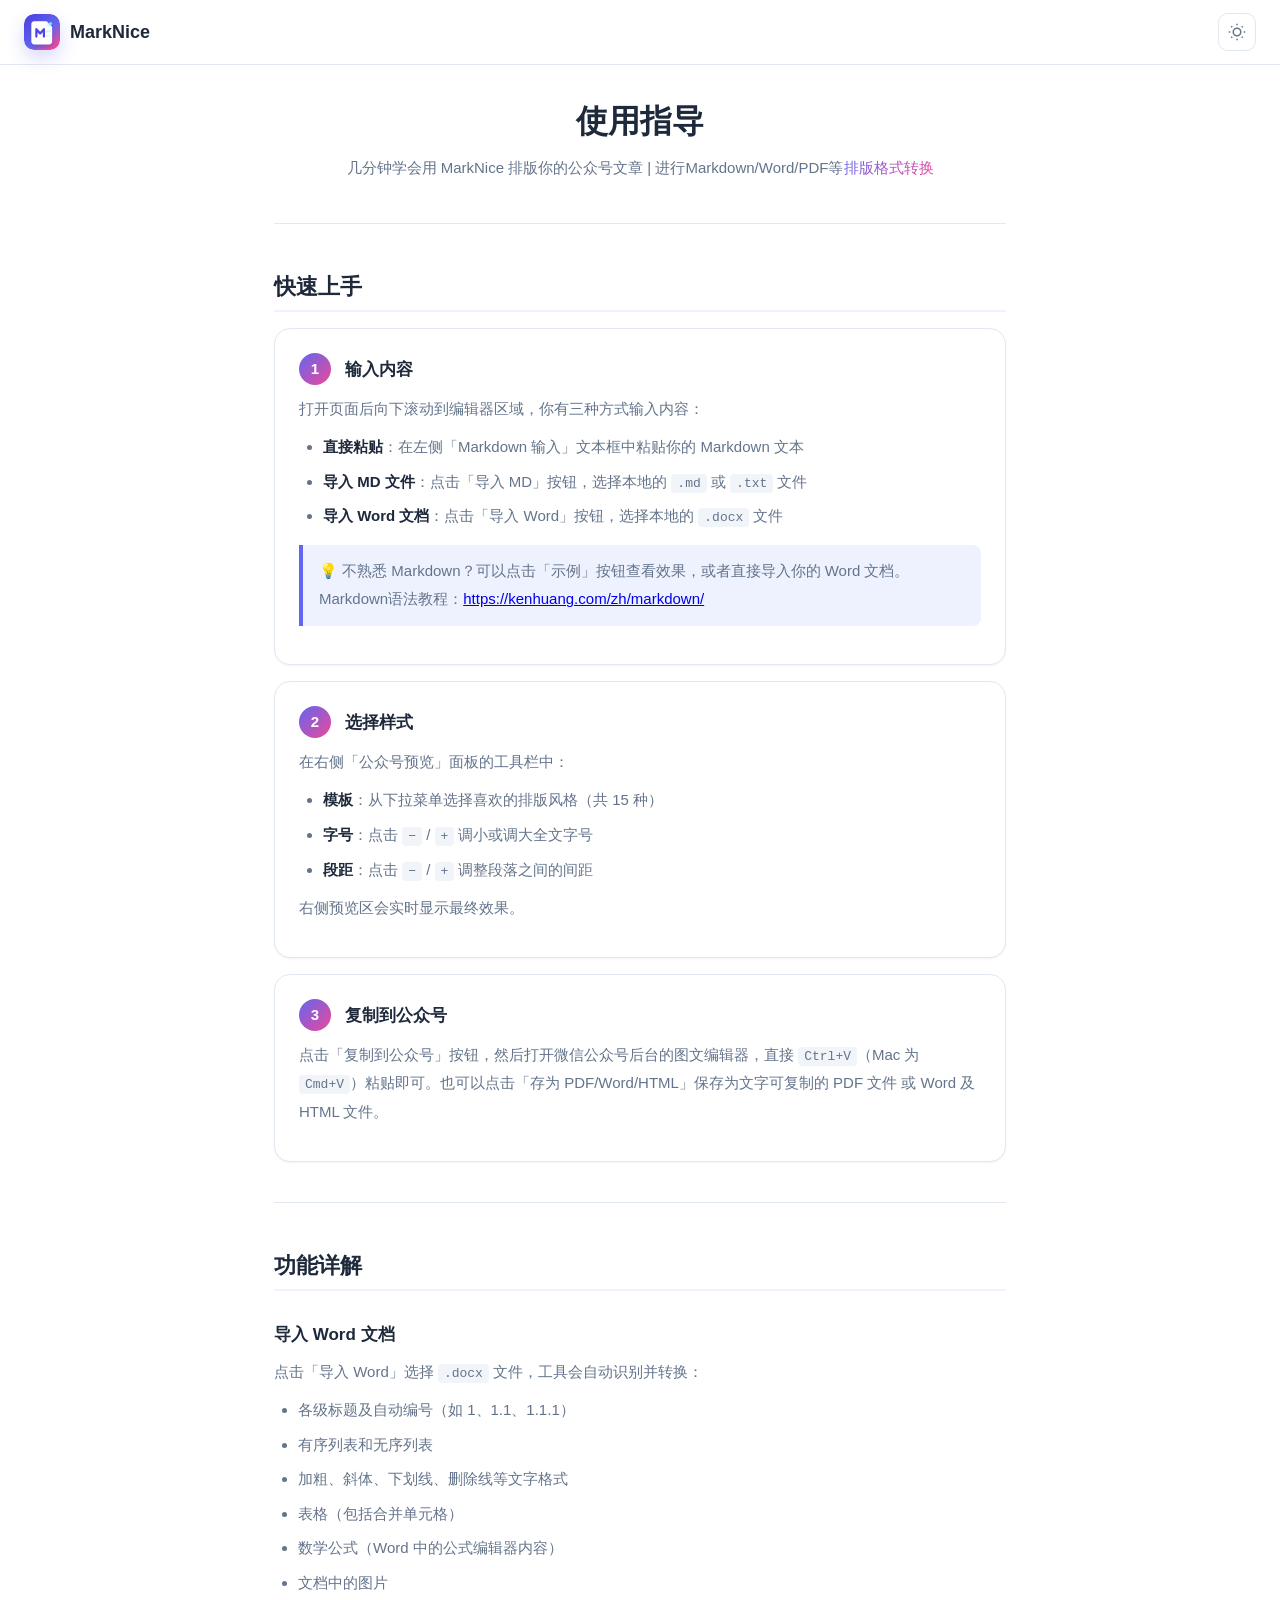
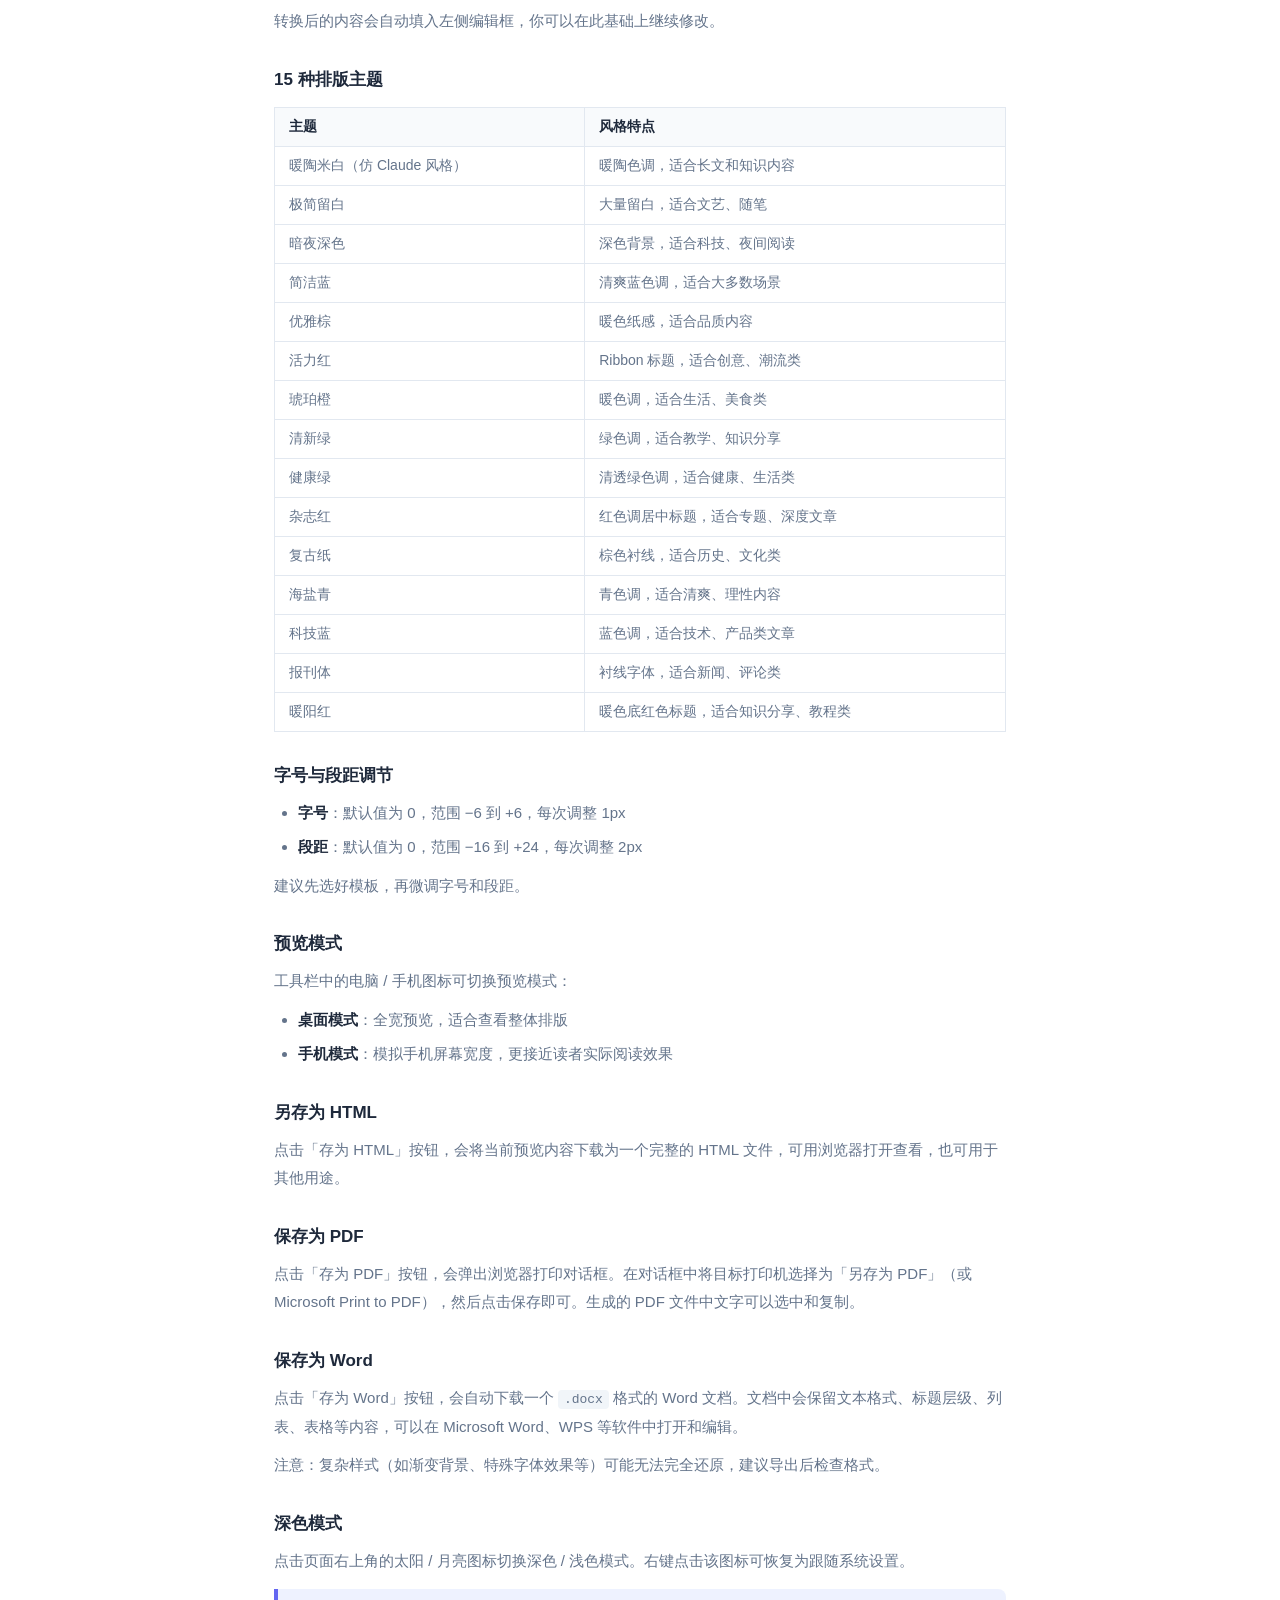
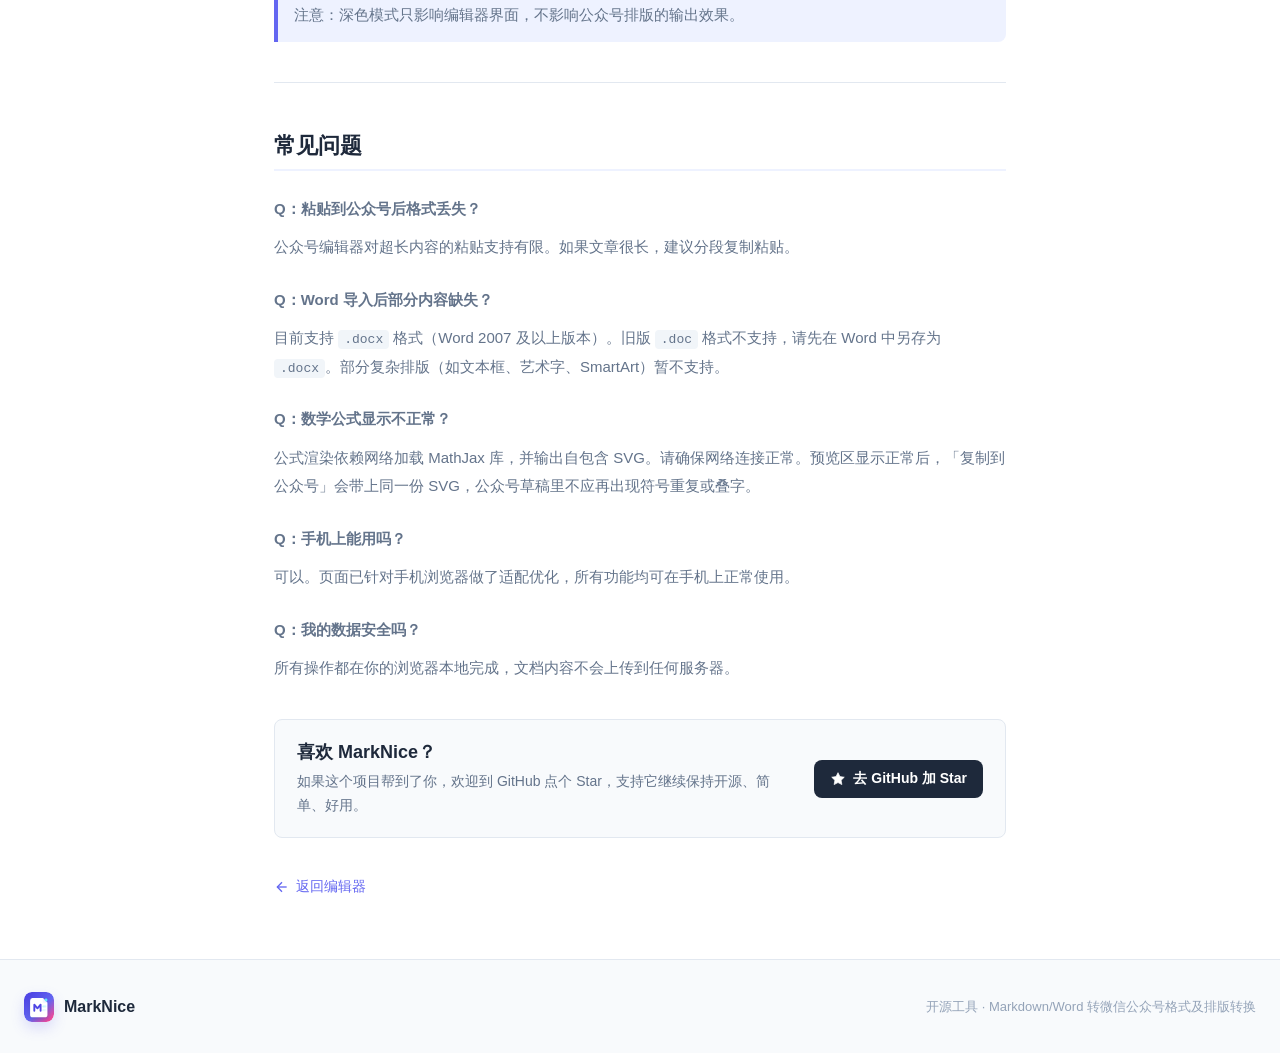
<file: guide.html>
<!doctype html>
<html lang="zh-CN">
<head>
  <meta charset="UTF-8" />
  <meta name="viewport" content="width=device-width, initial-scale=1.0" />
  <title>使用指导 | MarkNice</title>
  <link rel="icon" type="image/svg+xml" href="./src/marknice-icon.svg" />
  <link rel="stylesheet" href="./src/styles.css" />
  <style>
    .guide-section {
      padding: 100px 0 60px;
      background: var(--bg);
    }
    .guide-content {
      max-width: 780px;
      margin: 0 auto;
      padding: 0 24px;
    }
    .guide-content h1 {
      font-size: 32px;
      font-weight: 800;
      color: var(--text);
      margin-bottom: 8px;
      text-align: center;
    }
    .guide-subtitle {
      text-align: center;
      color: var(--text-secondary);
      font-size: 15px;
      margin-bottom: 40px;
    }
    .guide-content h2 {
      font-size: 22px;
      font-weight: 700;
      color: var(--text);
      margin: 48px 0 16px;
      padding-bottom: 8px;
      border-bottom: 2px solid var(--accent-light);
    }
    .guide-content h3 {
      font-size: 17px;
      font-weight: 700;
      color: var(--text);
      margin: 32px 0 12px;
    }
    .guide-content p {
      font-size: 15px;
      line-height: 1.9;
      color: var(--text-secondary);
      margin: 10px 0;
    }
    .guide-content ul, .guide-content ol {
      padding-left: 24px;
      margin: 10px 0;
    }
    .guide-content li {
      font-size: 15px;
      line-height: 1.9;
      color: var(--text-secondary);
      margin: 6px 0;
    }
    .guide-content strong {
      color: var(--text);
      font-weight: 600;
    }
    .guide-content code {
      background: var(--bg-muted);
      padding: 2px 6px;
      border-radius: 4px;
      font-size: 13px;
      font-family: Menlo, Consolas, monospace;
    }
    .guide-content hr {
      border: none;
      border-top: 1px solid var(--card-border);
      margin: 40px 0;
    }
    .guide-content blockquote {
      margin: 14px 0;
      padding: 12px 16px;
      border-left: 4px solid var(--accent);
      background: var(--accent-light);
      border-radius: 0 8px 8px 0;
      color: var(--text-secondary);
      font-size: 14px;
      line-height: 1.8;
    }
    .guide-content blockquote p { margin: 0; }
    .guide-table {
      width: 100%;
      border-collapse: collapse;
      margin: 16px 0;
      font-size: 14px;
    }
    .guide-table th, .guide-table td {
      border: 1px solid var(--card-border);
      padding: 10px 14px;
      text-align: left;
    }
    .guide-table th {
      background: var(--bg-soft);
      font-weight: 600;
      color: var(--text);
    }
    .guide-table td {
      color: var(--text-secondary);
    }
    .step-card {
      background: var(--card);
      border: 1px solid var(--card-border);
      border-radius: var(--radius);
      padding: 24px;
      margin: 16px 0;
      box-shadow: var(--shadow-sm);
    }
    .step-num {
      display: inline-flex;
      align-items: center;
      justify-content: center;
      width: 32px;
      height: 32px;
      background: linear-gradient(135deg, var(--gradient-from), var(--gradient-to));
      color: #fff;
      font-size: 15px;
      font-weight: 700;
      border-radius: 50%;
      margin-right: 10px;
      vertical-align: middle;
    }
    .step-title {
      font-size: 17px;
      font-weight: 700;
      color: var(--text);
      vertical-align: middle;
    }
    .faq-item { margin: 24px 0; }
    .faq-q {
      font-size: 15px;
      font-weight: 700;
      color: var(--text);
      margin-bottom: 6px;
    }
    .faq-a {
      font-size: 14px;
      line-height: 1.85;
      color: var(--text-secondary);
    }
    .star-callout {
      display: flex;
      align-items: center;
      justify-content: space-between;
      gap: 18px;
      padding: 20px 22px;
      margin: 36px 0 0;
      background: var(--bg-soft);
      border: 1px solid var(--card-border);
      border-radius: 8px;
    }
    .star-callout h2 {
      margin: 0 0 6px;
      padding: 0;
      border: 0;
      font-size: 18px;
    }
    .star-callout p {
      margin: 0;
      font-size: 14px;
      line-height: 1.7;
    }
    .star-link {
      display: inline-flex;
      align-items: center;
      justify-content: center;
      gap: 7px;
      flex: 0 0 auto;
      padding: 10px 16px;
      border-radius: 8px;
      background: var(--text);
      color: var(--bg);
      font-size: 14px;
      font-weight: 600;
      text-decoration: none;
      transition: opacity 0.2s, transform 0.2s;
      white-space: nowrap;
    }
    .star-link:hover {
      opacity: 0.86;
      transform: translateY(-1px);
    }
    .star-link svg {
      width: 16px;
      height: 16px;
      fill: currentColor;
      stroke: currentColor;
    }
    .back-link {
      display: inline-flex;
      align-items: center;
      gap: 6px;
      color: var(--accent);
      text-decoration: none;
      font-size: 14px;
      font-weight: 500;
      margin-top: 40px;
      transition: opacity 0.2s;
    }
    .back-link:hover { opacity: 0.8; }
    @media (max-width: 768px) {
      .guide-section { padding: 80px 0 40px; }
      .guide-content h1 { font-size: 24px; }
      .guide-content h2 { font-size: 19px; margin-top: 36px; }
      .guide-content { padding: 0 16px; }
      .step-card { padding: 18px; }
      .star-callout {
        flex-direction: column;
        align-items: flex-start;
        padding: 18px;
      }
      .star-link { width: 100%; }
    }
  </style>
</head>
<body>
  <!-- Navbar -->
  <nav id="navbar" class="navbar">
    <div class="nav-inner">
      <a href="./index.html" class="logo">
        <div class="logo-icon" aria-hidden="true">
          <img src="./src/marknice-icon.svg" alt="" width="36" height="36" />
        </div>
        <span class="logo-text">MarkNice</span>
      </a>
      <div class="nav-actions">
        <button id="modeToggleBtn" class="nav-btn" title="切换主题">
          <svg id="sunIcon" viewBox="0 0 24 24" width="18" height="18" fill="none" stroke="currentColor" stroke-width="2">
            <circle cx="12" cy="12" r="5"/><line x1="12" y1="1" x2="12" y2="3"/><line x1="12" y1="21" x2="12" y2="23"/><line x1="4.22" y1="4.22" x2="5.64" y2="5.64"/><line x1="18.36" y1="18.36" x2="19.78" y2="19.78"/><line x1="1" y1="12" x2="3" y2="12"/><line x1="21" y1="12" x2="23" y2="12"/><line x1="4.22" y1="19.78" x2="5.64" y2="18.36"/><line x1="18.36" y1="5.64" x2="19.78" y2="4.22"/>
          </svg>
          <svg id="moonIcon" viewBox="0 0 24 24" width="18" height="18" fill="none" stroke="currentColor" stroke-width="2" style="display:none">
            <path d="M21 12.79A9 9 0 1 1 11.21 3 7 7 0 0 0 21 12.79z"/>
          </svg>
        </button>
      </div>
    </div>
  </nav>

  <section class="guide-section">
    <div class="guide-content">
      <h1>使用指导</h1>
      <p class="guide-subtitle">几分钟学会用 MarkNice 排版你的公众号文章 | 进行Markdown/Word/PDF等<span class="gradient-text">排版格式转换</span></p>

      <hr />

      <h2>快速上手</h2>

      <div class="step-card">
        <span class="step-num">1</span>
        <span class="step-title">输入内容</span>
        <p>打开页面后向下滚动到编辑器区域，你有三种方式输入内容：</p>
        <ul>
          <li><strong>直接粘贴</strong>：在左侧「Markdown 输入」文本框中粘贴你的 Markdown 文本</li>
          <li><strong>导入 MD 文件</strong>：点击「导入 MD」按钮，选择本地的 <code>.md</code> 或 <code>.txt</code> 文件</li>
          <li><strong>导入 Word 文档</strong>：点击「导入 Word」按钮，选择本地的 <code>.docx</code> 文件</li>
        </ul>
        <blockquote><p>💡 不熟悉 Markdown？可以点击「示例」按钮查看效果，或者直接导入你的 Word 文档。<br/> Markdown语法教程：<a href="https://kenhuang.com/zh/markdown/">https://kenhuang.com/zh/markdown/ </a></p></blockquote>
      </div>

      <div class="step-card">
        <span class="step-num">2</span>
        <span class="step-title">选择样式</span>
        <p>在右侧「公众号预览」面板的工具栏中：</p>
        <ul>
          <li><strong>模板</strong>：从下拉菜单选择喜欢的排版风格（共 15 种）</li>
          <li><strong>字号</strong>：点击 <code>−</code> / <code>+</code> 调小或调大全文字号</li>
          <li><strong>段距</strong>：点击 <code>−</code> / <code>+</code> 调整段落之间的间距</li>
        </ul>
        <p>右侧预览区会实时显示最终效果。</p>
      </div>

      <div class="step-card">
        <span class="step-num">3</span>
        <span class="step-title">复制到公众号</span>
        <p>点击「复制到公众号」按钮，然后打开微信公众号后台的图文编辑器，直接 <code>Ctrl+V</code>（Mac 为 <code>Cmd+V</code>）粘贴即可。也可以点击「存为 PDF/Word/HTML」保存为文字可复制的 PDF 文件 或 Word 及 HTML 文件。</p>
      </div>

      <hr />

      <h2>功能详解</h2>

      <h3>导入 Word 文档</h3>
      <p>点击「导入 Word」选择 <code>.docx</code> 文件，工具会自动识别并转换：</p>
      <ul>
        <li>各级标题及自动编号（如 1、1.1、1.1.1）</li>
        <li>有序列表和无序列表</li>
        <li>加粗、斜体、下划线、删除线等文字格式</li>
        <li>表格（包括合并单元格）</li>
        <li>数学公式（Word 中的公式编辑器内容）</li>
        <li>文档中的图片</li>
      </ul>
      <p>转换后的内容会自动填入左侧编辑框，你可以在此基础上继续修改。</p>

      <h3>15 种排版主题</h3>
      <table class="guide-table">
        <thead>
          <tr><th>主题</th><th>风格特点</th></tr>
        </thead>
        <tbody>
          <tr><td>暖陶米白（仿 Claude 风格）</td><td>暖陶色调，适合长文和知识内容</td></tr>
          <tr><td>极简留白</td><td>大量留白，适合文艺、随笔</td></tr>
          <tr><td>暗夜深色</td><td>深色背景，适合科技、夜间阅读</td></tr>
          <tr><td>简洁蓝</td><td>清爽蓝色调，适合大多数场景</td></tr>
          <tr><td>优雅棕</td><td>暖色纸感，适合品质内容</td></tr>
          <tr><td>活力红</td><td>Ribbon 标题，适合创意、潮流类</td></tr>
          <tr><td>琥珀橙</td><td>暖色调，适合生活、美食类</td></tr>
          <tr><td>清新绿</td><td>绿色调，适合教学、知识分享</td></tr>
          <tr><td>健康绿</td><td>清透绿色调，适合健康、生活类</td></tr>
          <tr><td>杂志红</td><td>红色调居中标题，适合专题、深度文章</td></tr>
          <tr><td>复古纸</td><td>棕色衬线，适合历史、文化类</td></tr>
          <tr><td>海盐青</td><td>青色调，适合清爽、理性内容</td></tr>
          <tr><td>科技蓝</td><td>蓝色调，适合技术、产品类文章</td></tr>
          <tr><td>报刊体</td><td>衬线字体，适合新闻、评论类</td></tr>
          <tr><td>暖阳红</td><td>暖色底红色标题，适合知识分享、教程类</td></tr>
        </tbody>
      </table>

      <h3>字号与段距调节</h3>
      <ul>
        <li><strong>字号</strong>：默认值为 0，范围 −6 到 +6，每次调整 1px</li>
        <li><strong>段距</strong>：默认值为 0，范围 −16 到 +24，每次调整 2px</li>
      </ul>
      <p>建议先选好模板，再微调字号和段距。</p>

      <h3>预览模式</h3>
      <p>工具栏中的电脑 / 手机图标可切换预览模式：</p>
      <ul>
        <li><strong>桌面模式</strong>：全宽预览，适合查看整体排版</li>
        <li><strong>手机模式</strong>：模拟手机屏幕宽度，更接近读者实际阅读效果</li>
      </ul>

      <h3>另存为 HTML</h3>
      <p>点击「存为 HTML」按钮，会将当前预览内容下载为一个完整的 HTML 文件，可用浏览器打开查看，也可用于其他用途。</p>

      <h3>保存为 PDF</h3>
      <p>点击「存为 PDF」按钮，会弹出浏览器打印对话框。在对话框中将目标打印机选择为「另存为 PDF」（或 Microsoft Print to PDF），然后点击保存即可。生成的 PDF 文件中文字可以选中和复制。</p>

      <h3>保存为 Word</h3>
      <p>点击「存为 Word」按钮，会自动下载一个 <code>.docx</code> 格式的 Word 文档。文档中会保留文本格式、标题层级、列表、表格等内容，可以在 Microsoft Word、WPS 等软件中打开和编辑。</p>
      <p>注意：复杂样式（如渐变背景、特殊字体效果等）可能无法完全还原，建议导出后检查格式。</p>

      <h3>深色模式</h3>
      <p>点击页面右上角的太阳 / 月亮图标切换深色 / 浅色模式。右键点击该图标可恢复为跟随系统设置。</p>
      <blockquote><p>注意：深色模式只影响编辑器界面，不影响公众号排版的输出效果。</p></blockquote>

      <hr />

      <h2>常见问题</h2>

      <div class="faq-item">
        <p class="faq-q">Q：粘贴到公众号后格式丢失？</p>
        <p class="faq-a">公众号编辑器对超长内容的粘贴支持有限。如果文章很长，建议分段复制粘贴。</p>
      </div>

      <div class="faq-item">
        <p class="faq-q">Q：Word 导入后部分内容缺失？</p>
        <p class="faq-a">目前支持 <code>.docx</code> 格式（Word 2007 及以上版本）。旧版 <code>.doc</code> 格式不支持，请先在 Word 中另存为 <code>.docx</code>。部分复杂排版（如文本框、艺术字、SmartArt）暂不支持。</p>
      </div>

      <div class="faq-item">
        <p class="faq-q">Q：数学公式显示不正常？</p>
        <p class="faq-a">公式渲染依赖网络加载 MathJax 库，并输出自包含 SVG。请确保网络连接正常。预览区显示正常后，「复制到公众号」会带上同一份 SVG，公众号草稿里不应再出现符号重复或叠字。</p>
      </div>

      <div class="faq-item">
        <p class="faq-q">Q：手机上能用吗？</p>
        <p class="faq-a">可以。页面已针对手机浏览器做了适配优化，所有功能均可在手机上正常使用。</p>
      </div>

      <div class="faq-item">
        <p class="faq-q">Q：我的数据安全吗？</p>
        <p class="faq-a">所有操作都在你的浏览器本地完成，文档内容不会上传到任何服务器。</p>
      </div>

      <div class="star-callout">
        <div>
          <h2>喜欢 MarkNice？</h2>
          <p>如果这个项目帮到了你，欢迎到 GitHub 点个 Star，支持它继续保持开源、简单、好用。</p>
        </div>
        <a class="star-link" href="https://github.com/willmove/marknice" target="_blank" rel="noopener">
          <svg viewBox="0 0 24 24" aria-hidden="true"><path d="M12 2.5l2.9 5.9 6.5.9-4.7 4.6 1.1 6.5-5.8-3.1-5.8 3.1 1.1-6.5-4.7-4.6 6.5-.9L12 2.5z"/></svg>
          去 GitHub 加 Star
        </a>
      </div>

      <a href="./index.html" class="back-link">
        <svg viewBox="0 0 24 24" width="16" height="16" fill="none" stroke="currentColor" stroke-width="2"><line x1="19" y1="12" x2="5" y2="12"/><polyline points="12 19 5 12 12 5"/></svg>
        返回编辑器
      </a>
    </div>
  </section>

  <!-- Footer -->
  <footer class="footer">
    <div class="container">
      <div class="footer-inner">
        <div class="footer-logo">
          <div class="logo-icon" aria-hidden="true">
            <img src="./src/marknice-icon.svg" alt="" width="30" height="30" />
          </div>
          <span class="logo-text">MarkNice</span>
        </div>
        <p class="footer-copy">开源工具 · Markdown/Word 转微信公众号格式及排版转换</p>
      </div>
    </div>
  </footer>

  <script>
    // Dark mode toggle (same logic as main page)
    const modeToggleBtn = document.getElementById('modeToggleBtn');
    const sunIcon = document.getElementById('sunIcon');
    const moonIcon = document.getElementById('moonIcon');
    function systemMode() { return window.matchMedia('(prefers-color-scheme: dark)').matches ? 'dark' : 'light'; }
    function updateModeUi(mode) {
      document.body.setAttribute('data-mode', mode);
      sunIcon.style.display = mode === 'dark' ? 'none' : 'block';
      moonIcon.style.display = mode === 'dark' ? 'block' : 'none';
    }
    const savedMode = localStorage.getItem('ui-mode');
    if (savedMode) updateModeUi(savedMode); else updateModeUi(systemMode());
    window.matchMedia('(prefers-color-scheme: dark)').addEventListener('change', () => {
      if (!localStorage.getItem('ui-mode')) updateModeUi(systemMode());
    });
    modeToggleBtn.addEventListener('click', () => {
      const cur = document.body.getAttribute('data-mode') || systemMode();
      const next = cur === 'light' ? 'dark' : 'light';
      updateModeUi(next);
      localStorage.setItem('ui-mode', next);
    });
    modeToggleBtn.addEventListener('contextmenu', (e) => {
      e.preventDefault();
      localStorage.removeItem('ui-mode');
      updateModeUi(systemMode());
    });
    // Navbar scroll
    const navbar = document.getElementById('navbar');
    window.addEventListener('scroll', () => { navbar.classList.toggle('scrolled', window.scrollY > 10); });
  </script>
</body>
</html>
</file>
<file: src/styles.css>
/* ===== CSS Variables ===== */
:root {
  --bg: #ffffff;
  --bg-soft: #f8fafc;
  --bg-muted: #f1f5f9;
  --card: #ffffff;
  --card-border: #e2e8f0;
  --text: #1e293b;
  --text-secondary: #64748b;
  --text-muted: #94a3b8;
  --accent: #6366f1;
  --accent-hover: #4f46e5;
  --accent-light: #eef2ff;
  --gradient-from: #6366f1;
  --gradient-to: #ec4899;
  --input-bg: #ffffff;
  --input-border: #e2e8f0;
  --input-focus: #6366f1;
  --shadow-sm: 0 1px 2px rgba(0,0,0,0.05);
  --shadow-md: 0 4px 6px -1px rgba(0,0,0,0.07), 0 2px 4px -2px rgba(0,0,0,0.05);
  --shadow-lg: 0 10px 15px -3px rgba(0,0,0,0.08), 0 4px 6px -4px rgba(0,0,0,0.05);
  --shadow-xl: 0 20px 25px -5px rgba(0,0,0,0.08), 0 8px 10px -6px rgba(0,0,0,0.04);
  --radius: 16px;
  --radius-sm: 10px;
}

body[data-mode='dark'] {
  --bg: #0f172a;
  --bg-soft: #1e293b;
  --bg-muted: #334155;
  --card: #1e293b;
  --card-border: #334155;
  --text: #f1f5f9;
  --text-secondary: #94a3b8;
  --text-muted: #64748b;
  --accent: #818cf8;
  --accent-hover: #6366f1;
  --accent-light: rgba(99,102,241,0.15);
  --input-bg: #0f172a;
  --input-border: #334155;
  --input-focus: #818cf8;
  --shadow-sm: 0 1px 2px rgba(0,0,0,0.2);
  --shadow-md: 0 4px 6px -1px rgba(0,0,0,0.3);
  --shadow-lg: 0 10px 15px -3px rgba(0,0,0,0.3);
  --shadow-xl: 0 20px 25px -5px rgba(0,0,0,0.4);
}

/* ===== Reset & Base ===== */
*, *::before, *::after { box-sizing: border-box; margin: 0; padding: 0; }

html { scroll-behavior: smooth; }

/* Respect user's motion preferences */
@media (prefers-reduced-motion: reduce) {
  html { scroll-behavior: auto; }
  *, *::before, *::after {
    animation-duration: 0.01ms !important;
    animation-iteration-count: 1 !important;
    transition-duration: 0.01ms !important;
  }
}

/* Skip-to-content link for keyboard users */
.skip-link {
  position: absolute;
  top: -40px;
  left: 8px;
  background: var(--accent);
  color: #fff;
  padding: 8px 16px;
  border-radius: 6px;
  text-decoration: none;
  font-size: 14px;
  font-weight: 500;
  z-index: 1000;
  transition: top 0.2s;
}
.skip-link:focus { top: 8px; }

/* Visible keyboard focus styles */
:focus-visible {
  outline: 2px solid var(--accent);
  outline-offset: 2px;
  border-radius: 4px;
}
button:focus-visible,
a:focus-visible,
.toolbar-btn:focus-visible,
.file-upload-btn:focus-visible,
.format-btn:focus-visible,
.font-size-btn:focus-visible,
.mode-btn:focus-visible,
.nav-btn:focus-visible {
  outline: 2px solid var(--accent);
  outline-offset: 2px;
}

body {
  font-family: 'Inter', -apple-system, BlinkMacSystemFont, 'Segoe UI', 'PingFang SC', 'Microsoft YaHei', sans-serif;
  color: var(--text);
  background: var(--bg);
  -webkit-font-smoothing: antialiased;
  -moz-osx-font-smoothing: grayscale;
  transition: background 0.3s ease, color 0.3s ease;
}

.container {
  max-width: 1280px;
  margin: 0 auto;
  padding: 0 24px;
}

/* ===== Gradient Utilities ===== */
.gradient-text {
  background: linear-gradient(135deg, var(--gradient-from), var(--gradient-to));
  -webkit-background-clip: text;
  -webkit-text-fill-color: transparent;
  background-clip: text;
}

/* ===== Grid Pattern ===== */
.grid-pattern {
  position: absolute;
  inset: 0;
  background-image:
    linear-gradient(rgba(99,102,241,0.04) 1px, transparent 1px),
    linear-gradient(90deg, rgba(99,102,241,0.04) 1px, transparent 1px);
  background-size: 40px 40px;
  pointer-events: none;
}

/* ===== Navbar ===== */
.navbar {
  position: fixed;
  top: 0;
  left: 0;
  right: 0;
  z-index: 100;
  background: var(--bg);
  border-bottom: 1px solid var(--card-border);
  transition: background 0.3s, box-shadow 0.3s, border-color 0.3s;
}

.navbar.scrolled {
  background: rgba(255,255,255,0.95);
  backdrop-filter: blur(12px);
  -webkit-backdrop-filter: blur(12px);
  box-shadow: var(--shadow-sm);
}

body[data-mode='dark'] .navbar.scrolled {
  background: rgba(15,23,42,0.95);
}

.nav-inner {
  max-width: 1280px;
  margin: 0 auto;
  padding: 0 24px;
  display: flex;
  align-items: center;
  justify-content: space-between;
  height: 64px;
}

.logo {
  display: flex;
  align-items: center;
  gap: 10px;
  text-decoration: none;
  color: var(--text);
  flex: 1 1 auto;
  min-width: 0;
}

.logo-icon {
  width: 36px;
  height: 36px;
  display: flex;
  align-items: center;
  justify-content: center;
  flex: 0 0 auto;
}

.logo-icon img {
  display: block;
  width: 100%;
  height: 100%;
  border-radius: 10px;
  box-shadow: 0 8px 18px rgba(99,102,241,0.24);
}

.logo-text {
  font-size: 18px;
  font-weight: 700;
  color: var(--text);
}

.logo-tagline {
  margin-left: 8px;
  font-size: 13px;
  font-weight: 400;
  color: var(--text-secondary);
  opacity: 0.75;
  white-space: nowrap;
}

.nav-actions {
  display: flex;
  align-items: center;
  gap: 8px;
  flex: 0 0 auto;
}

.nav-btn {
  width: 38px;
  height: 38px;
  border: 1px solid var(--card-border);
  border-radius: var(--radius-sm);
  background: var(--card);
  color: var(--text-secondary);
  display: flex;
  align-items: center;
  justify-content: center;
  cursor: pointer;
  transition: all 0.2s;
}

.nav-btn:hover {
  border-color: var(--accent);
  color: var(--accent);
}

/* ===== Hero Section ===== */
.hero-section {
  position: relative;
  overflow: hidden;
  padding: 140px 24px 80px;
  text-align: center;
  background: var(--bg);
}

.hero-glow {
  position: absolute;
  top: -120px;
  right: -80px;
  width: 500px;
  height: 500px;
  background: radial-gradient(circle, rgba(99,102,241,0.08), transparent 70%);
  pointer-events: none;
}

.hero-inner {
  position: relative;
  max-width: 720px;
  margin: 0 auto;
}

.hero-badge {
  display: inline-block;
  padding: 6px 18px;
  background: var(--accent-light);
  color: var(--accent);
  font-size: 13px;
  font-weight: 600;
  border-radius: 100px;
  margin-bottom: 24px;
}

.hero-title {
  font-size: 42px;
  font-weight: 800;
  line-height: 1.3;
  color: var(--text);
  margin-bottom: 20px;
  letter-spacing: -0.5px;
}

.hero-desc {
  font-size: 17px;
  line-height: 1.8;
  color: var(--text-secondary);
  max-width: 600px;
  margin: 0 auto 32px;
}

.hero-cta {
  display: inline-flex;
  align-items: center;
  gap: 8px;
  padding: 14px 32px;
  background: linear-gradient(135deg, var(--gradient-from), var(--gradient-to));
  color: #fff;
  font-size: 15px;
  font-weight: 600;
  border-radius: 100px;
  text-decoration: none;
  transition: all 0.3s;
  box-shadow: 0 4px 14px rgba(99,102,241,0.3);
}

.hero-cta:hover {
  transform: translateY(-2px);
  box-shadow: 0 8px 24px rgba(99,102,241,0.35);
  opacity: 0.92;
}

.hero-cta svg {
  transition: transform 0.3s;
}

.hero-cta:hover svg {
  transform: translateX(4px);
}

/* ===== Features Section ===== */
.features-section {
  padding: 64px 0;
  background: var(--bg-soft);
}

.features-grid {
  display: grid;
  grid-template-columns: repeat(4, 1fr);
  gap: 20px;
}

.feature-card {
  background: var(--card);
  border-radius: var(--radius);
  padding: 28px 24px;
  box-shadow: var(--shadow-sm);
  transition: all 0.3s;
}

.feature-card:hover {
  transform: translateY(-4px);
  box-shadow: var(--shadow-md);
}

.feature-icon {
  width: 48px;
  height: 48px;
  background: linear-gradient(135deg, var(--gradient-from), var(--gradient-to));
  border-radius: 12px;
  display: flex;
  align-items: center;
  justify-content: center;
  color: #fff;
  margin-bottom: 18px;
  transition: transform 0.3s;
}

.feature-card:hover .feature-icon {
  transform: scale(1.08);
}

.feature-card h3 {
  font-size: 16px;
  font-weight: 700;
  color: var(--text);
  margin-bottom: 6px;
}

.feature-card p {
  font-size: 13px;
  color: var(--text-secondary);
  line-height: 1.6;
}

/* ===== Section Header ===== */
.section-header {
  text-align: center;
  margin-bottom: 40px;
}

.section-badge {
  display: inline-block;
  padding: 6px 18px;
  background: var(--accent-light);
  color: var(--accent);
  font-size: 13px;
  font-weight: 600;
  border-radius: 100px;
  margin-bottom: 16px;
}

.section-title {
  font-size: 30px;
  font-weight: 800;
  color: var(--text);
}

/* ===== Editor Section ===== */
.editor-section {
  padding: 80px 0;
  background: var(--bg);
}

.editor-grid {
  display: grid;
  grid-template-columns: 1fr 1fr;
  gap: 20px;
}

.editor-panel {
  background: var(--card);
  border: 1px solid var(--card-border);
  border-radius: var(--radius);
  display: flex;
  flex-direction: column;
  box-shadow: var(--shadow-md);
  overflow: hidden;
  min-height: 560px;
}

.panel-header {
  display: flex;
  align-items: center;
  gap: 8px;
  padding: 14px 18px;
  background: var(--bg-soft);
  border-bottom: 1px solid var(--card-border);
}

.panel-dot {
  width: 12px;
  height: 12px;
  border-radius: 50%;
}

.panel-dot.red { background: #ef4444; }
.panel-dot.yellow { background: #f59e0b; }
.panel-dot.green { background: #22c55e; }

.panel-title {
  font-size: 13px;
  font-weight: 600;
  color: var(--text-secondary);
  margin-left: 6px;
}

.panel-toolbar {
  display: flex;
  align-items: center;
  gap: 8px;
  padding: 12px 18px;
  flex-wrap: wrap;
  border-bottom: 1px solid var(--card-border);
}

.toolbar-label {
  font-size: 12px;
  color: var(--text-muted);
  font-weight: 500;
}

.toolbar-select {
  padding: 6px 4px;
  border: 1px solid var(--input-border);
  border-radius: 8px;
  background: var(--input-bg);
  color: var(--text);
  font-size: 12px;
  outline: none;
  cursor: pointer;
  transition: border-color 0.2s;
  max-width: 80px;
}

.toolbar-select:hover,
.toolbar-select:focus {
  border-color: var(--accent);
}

.toolbar-btn {
  padding: 6px 14px;
  border: 1px solid var(--input-border);
  border-radius: 8px;
  background: var(--input-bg);
  color: var(--text);
  font-size: 12px;
  font-weight: 500;
  cursor: pointer;
  transition: all 0.2s;
}

.toolbar-btn:hover {
  border-color: var(--accent);
  color: var(--accent);
}

.file-upload-btn {
  display: inline-flex;
  align-items: center;
  gap: 6px;
  padding: 6px 14px;
  border: 1px solid var(--input-border);
  border-radius: 8px;
  background: var(--input-bg);
  color: var(--text);
  font-size: 12px;
  font-weight: 500;
  cursor: pointer;
  transition: all 0.2s;
}

.file-upload-btn:hover {
  border-color: var(--accent);
  color: var(--accent);
}

.copy-btn {
  display: inline-flex;
  align-items: center;
  gap: 6px;
  padding: 6px 16px;
  background: linear-gradient(135deg, var(--gradient-from), var(--gradient-to));
  color: #fff;
  border: none;
  border-radius: 8px;
  font-size: 12px;
  font-weight: 600;
  cursor: pointer;
  transition: all 0.2s;
  white-space: nowrap;
}

.copy-btn:hover {
  opacity: 0.9;
  transform: translateY(-1px);
}

.status-text {
  margin-left: auto;
  font-size: 12px;
  color: #22c55e;
  font-weight: 500;
}

.markdown-format-toolbar {
  display: flex;
  align-items: center;
  gap: 4px;
  padding: 8px 12px;
  flex-wrap: nowrap;
  overflow-x: auto;
  border-bottom: 1px solid var(--card-border);
  background: var(--input-bg);
  scrollbar-width: thin;
}

.format-btn {
  width: 34px;
  height: 30px;
  border: 1px solid var(--input-border);
  border-radius: 999px;
  background: var(--input-bg);
  color: var(--text-secondary);
  font-size: 13px;
  font-weight: 650;
  line-height: 1;
  cursor: pointer;
  display: inline-flex;
  align-items: center;
  justify-content: center;
  transition: border-color 0.2s, color 0.2s, background 0.2s, box-shadow 0.2s;
  flex: 0 0 auto;
  box-shadow: var(--shadow-sm);
}

.format-btn.heading-btn {
  font-size: 11px;
  letter-spacing: 0;
}

.format-btn:hover {
  border-color: var(--accent);
  color: var(--accent);
  background: var(--accent-light);
  box-shadow: 0 5px 14px rgba(99,102,241,0.12);
}

.format-btn svg {
  width: 15px;
  height: 15px;
  display: block;
  fill: none;
  stroke: currentColor;
  stroke-width: 1.9;
  stroke-linecap: round;
  stroke-linejoin: round;
}

.format-bold-letter {
  font-size: 15px;
  font-weight: 700;
  line-height: 1;
}

.format-btn[data-md-action='italic'] svg {
  stroke-width: 2.1;
}

/* ===== Font Size Control ===== */
.font-size-ctrl {
  display: inline-flex;
  align-items: center;
  border: 1px solid var(--input-border);
  border-radius: 8px;
  overflow: hidden;
}

.font-size-btn {
  width: 28px;
  height: 28px;
  border: none;
  background: var(--input-bg);
  color: var(--text);
  font-size: 15px;
  font-weight: 600;
  cursor: pointer;
  display: flex;
  align-items: center;
  justify-content: center;
  transition: all 0.15s;
  line-height: 1;
}

.font-size-btn:hover {
  background: var(--accent);
  color: #fff;
}

.font-size-label {
  width: 28px;
  text-align: center;
  font-size: 12px;
  font-weight: 600;
  color: var(--text);
  border-left: 1px solid var(--input-border);
  border-right: 1px solid var(--input-border);
  line-height: 28px;
}

/* ===== Textarea & Preview ===== */
textarea {
  width: 100%;
  flex: 1;
  min-height: 460px;
  resize: vertical;
  background: var(--input-bg);
  color: var(--text);
  border: none;
  padding: 18px;
  font-size: 14px;
  line-height: 1.75;
  font-family: 'SF Mono', 'Fira Code', Menlo, Consolas, monospace;
  outline: none;
}

textarea::placeholder {
  color: var(--text-muted);
}

.help-text {
  padding: 10px 18px;
  font-size: 12px;
  color: var(--text-muted);
  border-top: 1px solid var(--card-border);
}

/* ===== Preview Mode Toggle ===== */
.preview-mode-toggle {
  display: inline-flex;
  border: 1px solid var(--input-border);
  border-radius: 8px;
  overflow: hidden;
}

.mode-btn {
  width: 32px;
  height: 30px;
  border: none;
  background: var(--input-bg);
  color: var(--text-muted);
  display: flex;
  align-items: center;
  justify-content: center;
  cursor: pointer;
  transition: all 0.2s;
}

.mode-btn + .mode-btn {
  border-left: 1px solid var(--input-border);
}

.mode-btn:hover {
  color: var(--accent);
}

.mode-btn.active {
  background: var(--accent);
  color: #fff;
}

/* ===== Preview Container ===== */
.preview-container {
  flex: 1;
  display: flex;
  justify-content: center;
  overflow: auto;
  background: var(--bg-soft);
  transition: all 0.3s ease;
  position: relative;
}

/* Desktop mode: preview-area fills the container */
.preview-container:not(.phone-mode) .preview-area {
  flex: 1;
  min-height: 460px;
  overflow: auto;
  background: #fff;
  color: #222;
  padding: 24px;
}

/* Phone mode */
.preview-container.phone-mode {
  padding: 32px 16px;
  align-items: flex-start;
  background: var(--bg-muted);
}

.preview-container.phone-mode .preview-area {
  flex: none;
  width: 375px;
  min-height: 600px;
  max-height: 720px;
  border-radius: 40px;
  border: 6px solid #1e293b;
  box-shadow:
    0 0 0 2px #0f172a,
    0 20px 60px rgba(0,0,0,0.18);
  padding: 48px 18px 36px;
  position: relative;
  overflow-y: auto;
  overflow-x: hidden;
  background: #fff;
  color: #222;
}

body[data-mode='dark'] .preview-container.phone-mode .preview-area {
  border-color: #64748b;
  box-shadow:
    0 0 0 2px #475569,
    0 20px 60px rgba(0,0,0,0.5);
}

/* Phone notch (dynamic island style) */
.preview-container.phone-mode .preview-area::before {
  content: '';
  position: absolute;
  top: 12px;
  left: 50%;
  transform: translateX(-50%);
  width: 90px;
  height: 24px;
  background: #1e293b;
  border-radius: 14px;
  z-index: 10;
}

body[data-mode='dark'] .preview-container.phone-mode .preview-area::before {
  background: #64748b;
}

/* ===== Footer ===== */
.footer {
  background: var(--bg-soft);
  border-top: 1px solid var(--card-border);
  padding: 32px 0;
}

.footer-inner {
  display: flex;
  align-items: center;
  justify-content: space-between;
}

.footer-logo {
  display: flex;
  align-items: center;
  gap: 10px;
}

.footer-logo .logo-icon {
  width: 30px;
  height: 30px;
}

.footer-logo .logo-icon img {
  border-radius: 8px;
  box-shadow: 0 6px 14px rgba(99,102,241,0.2);
}

.footer-logo .logo-text {
  font-size: 16px;
}

.footer-copy {
  font-size: 13px;
  color: var(--text-muted);
}

/* ===== Scrollbar ===== */
::-webkit-scrollbar { width: 8px; height: 8px; }
::-webkit-scrollbar-track { background: var(--bg-soft); }
::-webkit-scrollbar-thumb { background: var(--text-muted); border-radius: 4px; }
::-webkit-scrollbar-thumb:hover { background: var(--text-secondary); }

/* ===== Responsive ===== */
@media (max-width: 1024px) {
  .features-grid {
    grid-template-columns: repeat(2, 1fr);
  }

  .logo-tagline {
    display: none;
  }
}

@media (max-width: 768px) {
  .hero-title {
    font-size: 28px;
  }

  .hero-desc {
    font-size: 15px;
  }

  .hero-section {
    padding: 120px 20px 60px;
  }

  .features-grid {
    grid-template-columns: 1fr;
  }

  .editor-grid {
    grid-template-columns: 1fr;
  }

  .editor-panel {
    min-height: auto;
  }

  textarea {
    min-height: 260px;
  }

  .footer-inner {
    flex-direction: column;
    gap: 12px;
    text-align: center;
  }

  .panel-toolbar {
    gap: 6px;
    padding: 10px 12px;
  }

  .markdown-format-toolbar {
    gap: 4px;
    padding: 8px 10px;
  }

  .copy-btn {
    margin-left: 0;
    width: 100%;
    justify-content: center;
    margin-top: 4px;
  }

  .status-text {
    margin-left: 0;
    width: 100%;
  }

  /* Hide phone preview toggle on mobile — already on phone */
  .preview-mode-toggle {
    display: none;
  }

  /* Force desktop preview mode on mobile (no phone frame) */
  .preview-container.phone-mode {
    padding: 0;
    background: var(--bg-soft);
  }

  .preview-container.phone-mode .preview-area {
    width: 100%;
    min-height: 300px;
    max-height: none;
    border-radius: 0;
    border: none;
    box-shadow: none;
    padding: 16px;
  }

  .preview-container.phone-mode .preview-area::before {
    display: none;
  }

  /* Simplify hero on mobile */
  .hero-glow {
    display: none;
  }

  .grid-pattern {
    display: none;
  }

  /* Navbar compact */
  .nav-inner {
    padding: 0 16px;
    height: 56px;
  }

  .logo-text {
    font-size: 16px;
  }

  .nav-actions a.nav-btn {
    width: 38px !important;
    padding: 0 !important;
    font-size: 0 !important;
  }

  .nav-actions a.nav-btn svg {
    flex: 0 0 auto;
  }

  .container {
    padding: 0 12px;
  }

  /* Editor section tighter */
  .editor-section {
    padding: 40px 0;
  }

  .section-title {
    font-size: 22px;
  }

  .section-header {
    margin-bottom: 24px;
  }

  /* Toolbar items wrap nicely */
  .toolbar-label {
    font-size: 11px;
  }

  .toolbar-btn,
  .file-upload-btn {
    padding: 6px 10px;
    font-size: 11px;
  }

  .toolbar-select {
    font-size: 11px;
    max-width: 70px;
  }

  /* Preview area */
  .preview-container:not(.phone-mode) .preview-area {
    min-height: 300px;
    padding: 16px;
  }

  /* Phone preview mode: scale down to fit */
  .preview-container.phone-mode {
    padding: 16px 8px;
  }

  .preview-container.phone-mode .preview-area {
    width: 320px;
    min-height: 480px;
    max-height: 560px;
    border-radius: 32px;
    padding: 40px 14px 28px;
  }

  /* Features compact */
  .features-section {
    padding: 40px 0;
  }

  .feature-card {
    padding: 20px 18px;
  }

  /* Hero compact */
  .hero-section {
    padding: 100px 16px 48px;
  }

  .hero-badge {
    font-size: 12px;
    padding: 5px 14px;
    margin-bottom: 16px;
  }

  .hero-cta {
    padding: 12px 28px;
    font-size: 14px;
  }
}

/* Extra small screens (phones < 400px) */
@media (max-width: 400px) {
  .hero-title {
    font-size: 24px;
  }

  .hero-desc {
    font-size: 14px;
  }

  .panel-toolbar {
    padding: 8px 10px;
    gap: 4px;
  }

  .markdown-format-toolbar {
    padding: 8px 10px;
    gap: 4px;
  }

  .toolbar-btn,
  .file-upload-btn {
    padding: 5px 8px;
    font-size: 11px;
  }

  .format-btn {
    width: 32px;
    height: 28px;
    font-size: 11px;
  }

  .format-btn svg {
    width: 14px;
    height: 14px;
  }

  /* Stack font-size and spacing controls */
  .font-size-ctrl {
    border-radius: 6px;
  }

  .font-size-btn {
    width: 26px;
    height: 26px;
    font-size: 14px;
  }

  .font-size-label {
    width: 24px;
    font-size: 11px;
    line-height: 26px;
  }

  .preview-mode-toggle {
    border-radius: 6px;
  }

  .mode-btn {
    width: 28px;
    height: 26px;
  }

  .preview-container.phone-mode .preview-area {
    width: 280px;
    min-height: 420px;
    max-height: 500px;
  }
}

/* Touch-friendly: larger tap targets on mobile */
@media (hover: none) and (pointer: coarse) {
  .toolbar-btn,
  .file-upload-btn {
    min-height: 36px;
    padding: 8px 12px;
  }

  .format-btn {
    min-width: 34px;
    min-height: 32px;
  }

  .font-size-btn {
    width: 34px;
    height: 34px;
  }

  .font-size-label {
    width: 32px;
    line-height: 34px;
  }

  .mode-btn {
    width: 36px;
    height: 34px;
  }

  .nav-btn {
    width: 42px;
    height: 42px;
  }

  .copy-btn {
    min-height: 40px;
    font-size: 13px;
  }

  .toolbar-select {
    min-height: 36px;
    padding: 6px 8px;
  }
}
</file>
